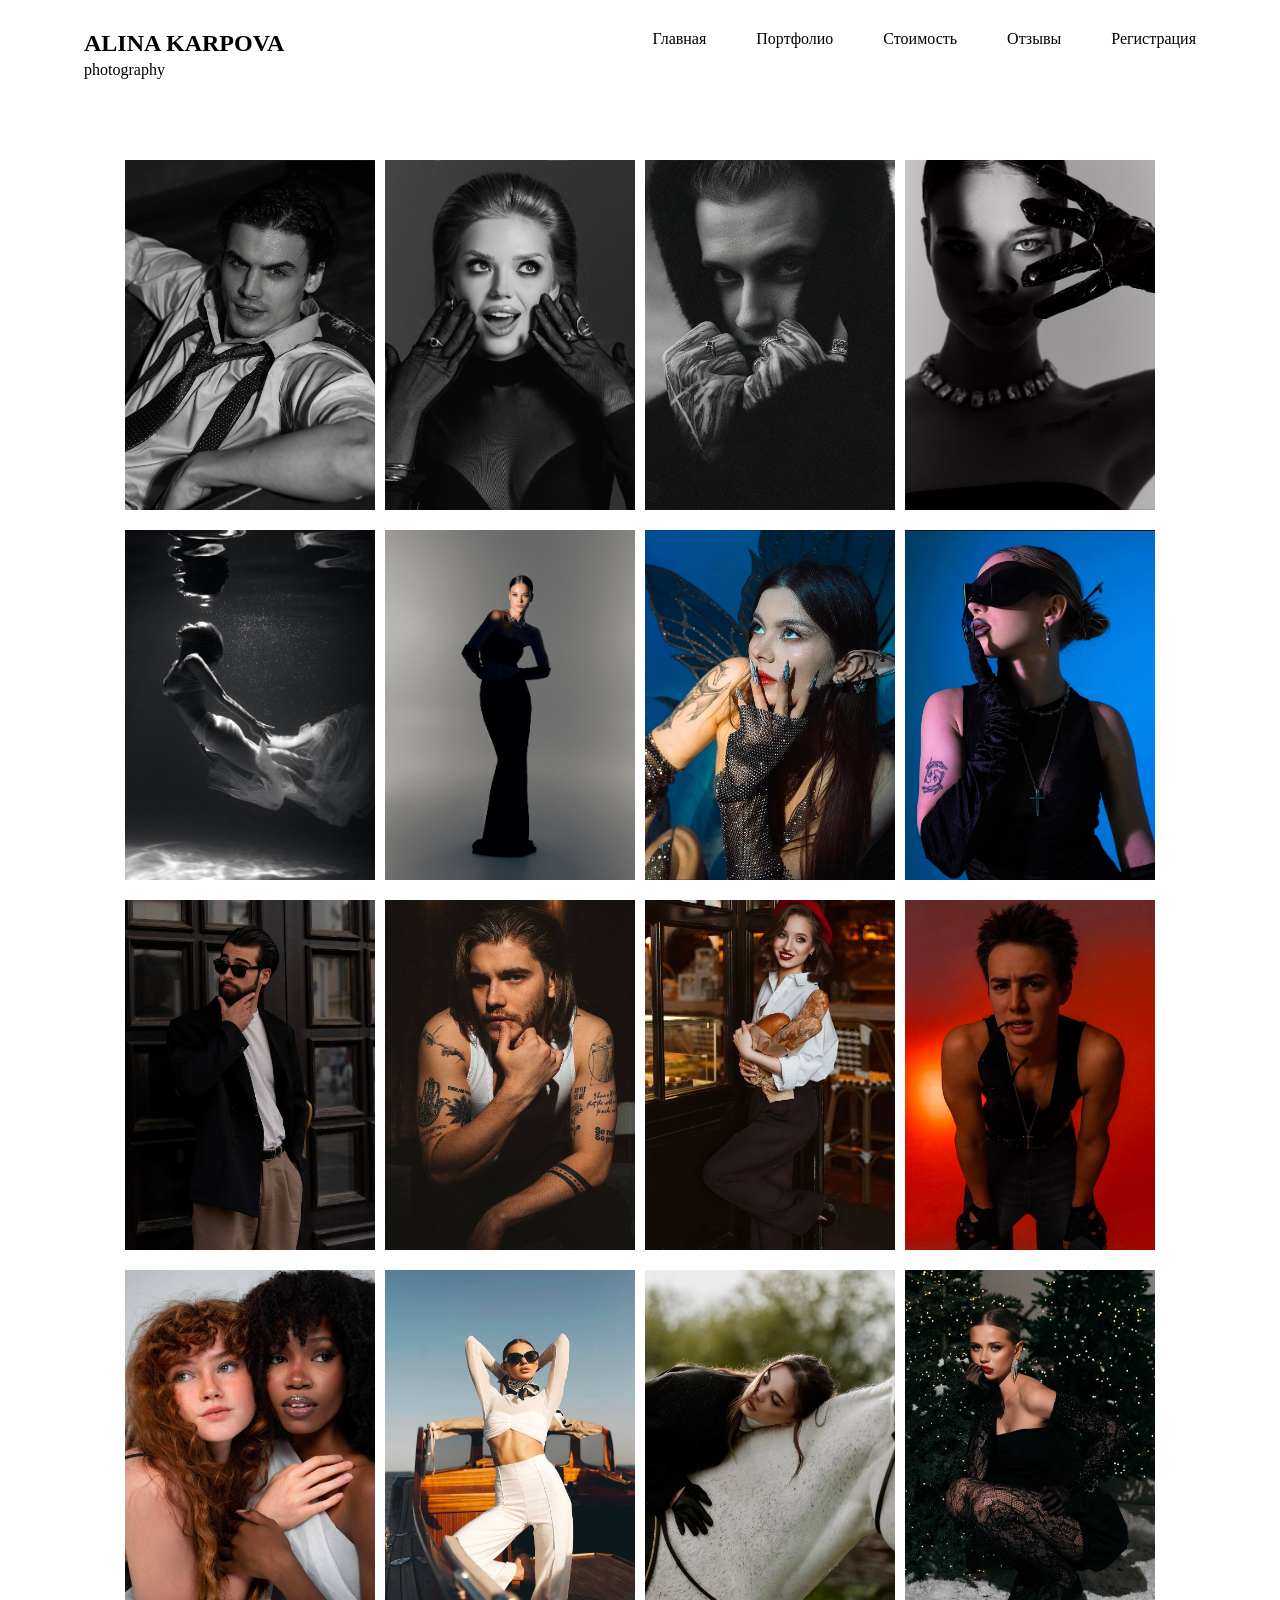
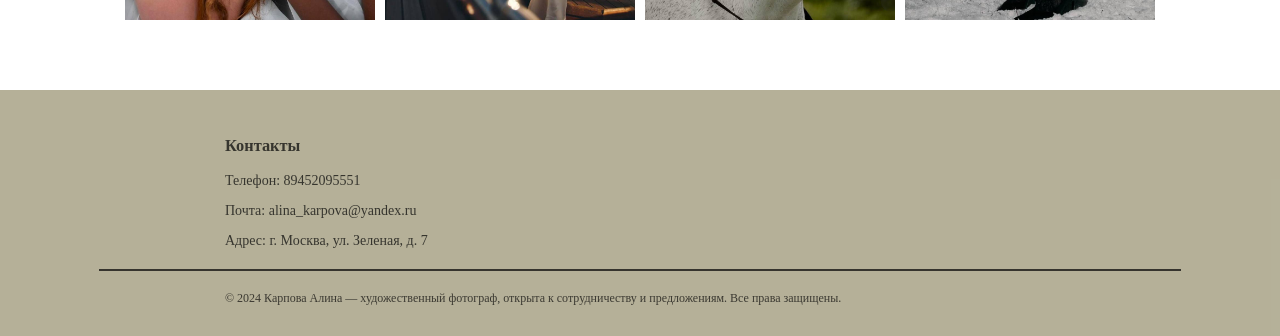
<file: website/portfolio/portfolio.html>
<!DOCTYPE html>
<html>
    <head>
        <link href="https://fonts.googleapis.com/css2?family=Roboto&display=swap" rel="stylesheet">
        <link rel="stylesheet" media="screen" href="https://fontlibrary.org//face/raleway" type="text/css"/>  
        <meta charset="utf-8">
        <meta name="viewport" content="width=device-width, initial-scale=1.0">
        <title>Фотограф - Алина Карпова</title>
        <link rel="stylesheet" type="text/css" href="../website.css">
    </head>
    <body>
        <header>
            <div class="header-left-text2">
                    <h1>ALINA KARPOVA</h1>
                    <p>photography</p>
                </div>
            <nav>
                 <ul class="main-menu2">
                    <li><a href="../website.html" class="active">Главная</a></li>
                    <li><a href="portfolio.html" class="portfolio1">Портфолио</a></li>
                    <li><a href="../price/price.html" class="price">Стоимость</a></li>
                    <li><a href="../reviews/reviews.html" class="reviews">Отзывы</a></li>
                    <li><a href="../registration/registration.html" class="registration">Регистрация</a></li>
                </ul>
                <div class="burger-menu2" aria-label="Toggle navigation">
                    <div class="burger2"></div>
                    <div class="burger2"></div>
                    <div class="burger2"></div>
                </div>
            </nav>
          </div>
        </header>

        <div class="mobile-menu2" id="mobileMenu">
          <ul class="mobile-menu2-list">
            <li><a href="../website.html" class="active">Главная</a></li>
            <li><a href="portfolio.html" class="portfolio1">Портфолио</a></li>
            <li><a href="../price/price.html" class="price">Стоимость</a></li>
            <li><a href="../reviews/reviews.html" class="reviews">Отзывы</a></li>
            <li><a href="../registration/registration.html" class="registration">Регистрация</a></li>
          </ul>
        </div>
        

        <div class="portfolio-group">
            <div class="portfolio">
                <img src="photo/photo1.png" alt="img" />
                <img src="photo/photo2.png" alt="img" />
                <img src="photo/photo3.png" alt="img" />
                <img src="photo/photo5.png" alt="img" />
            </div>
            <div class="portfolio">
                <img src="photo/photo7.png" alt="img" />
                <img src="photo/photo6.png" alt="img" />
                <img src="photo/photo17.png" alt="img" />
                <img src="photo/photo18.png" alt="img" />
            </div>
            <div class="portfolio">
                <img src="photo/photo9.png" alt="img" />
                <img src="photo/photo10.png" alt="img" />
                <img src="photo/photo11.png" alt="img" />
                <img src="photo/photo19.png" alt="img" />
            </div>
            <div class="portfolio">
                <img src="photo/photo13.png" alt="img" />
                <img src="photo/photo14.png" alt="img" />
                <img src="photo/photo15.png" alt="img" />
                <img src="photo/photo12.png" alt="img" />
            </div>
        </div>


       <footer>
                <div class="contacts">
                    <h3>Контакты</h3>
                    <p>Телефон: 89452095551</p>
                    <p>Почта: alina_karpova@yandex.ru</p>
                    <p>Адрес: г. Москва, ул. Зеленая, д. 7</p>
                </div>

            <hr class="footer-line">
            <div class="footer-text">© 2024 Карпова Алина — художественный фотограф, открыта к сотрудничеству и предложениям. Все права защищены.</div>
        </footer>

        <script>
        function toggleMenu() {
          const mobileMenu = document.getElementById('mobileMenu');
          const isOpen = mobileMenu.style.right === '0px';
          mobileMenu.style.right = isOpen ? '-300px' : '0px'; 
          }
    
        document.querySelectorAll('.burger-menu2').forEach(function(burger) {
          burger.addEventListener('click', toggleMenu);
        });

        
        document.querySelectorAll('.mobile-menu2-list a').forEach(function(link) {
          link.addEventListener('click', function() {
            document.getElementById('mobileMenu').style.right = '-300px'; 
          });
        });

      
        document.addEventListener('click', function(event) {
          const mobileMenu = document.getElementById('mobileMenu');
          const burgerMenu = document.querySelector('.burger-menu2');
          
          if (!mobileMenu.contains(event.target) && !burgerMenu.contains(event.target)) {
            mobileMenu.style.right = '-300px'; 
          }
        });
        </script>
    </body>
</html>
</file>
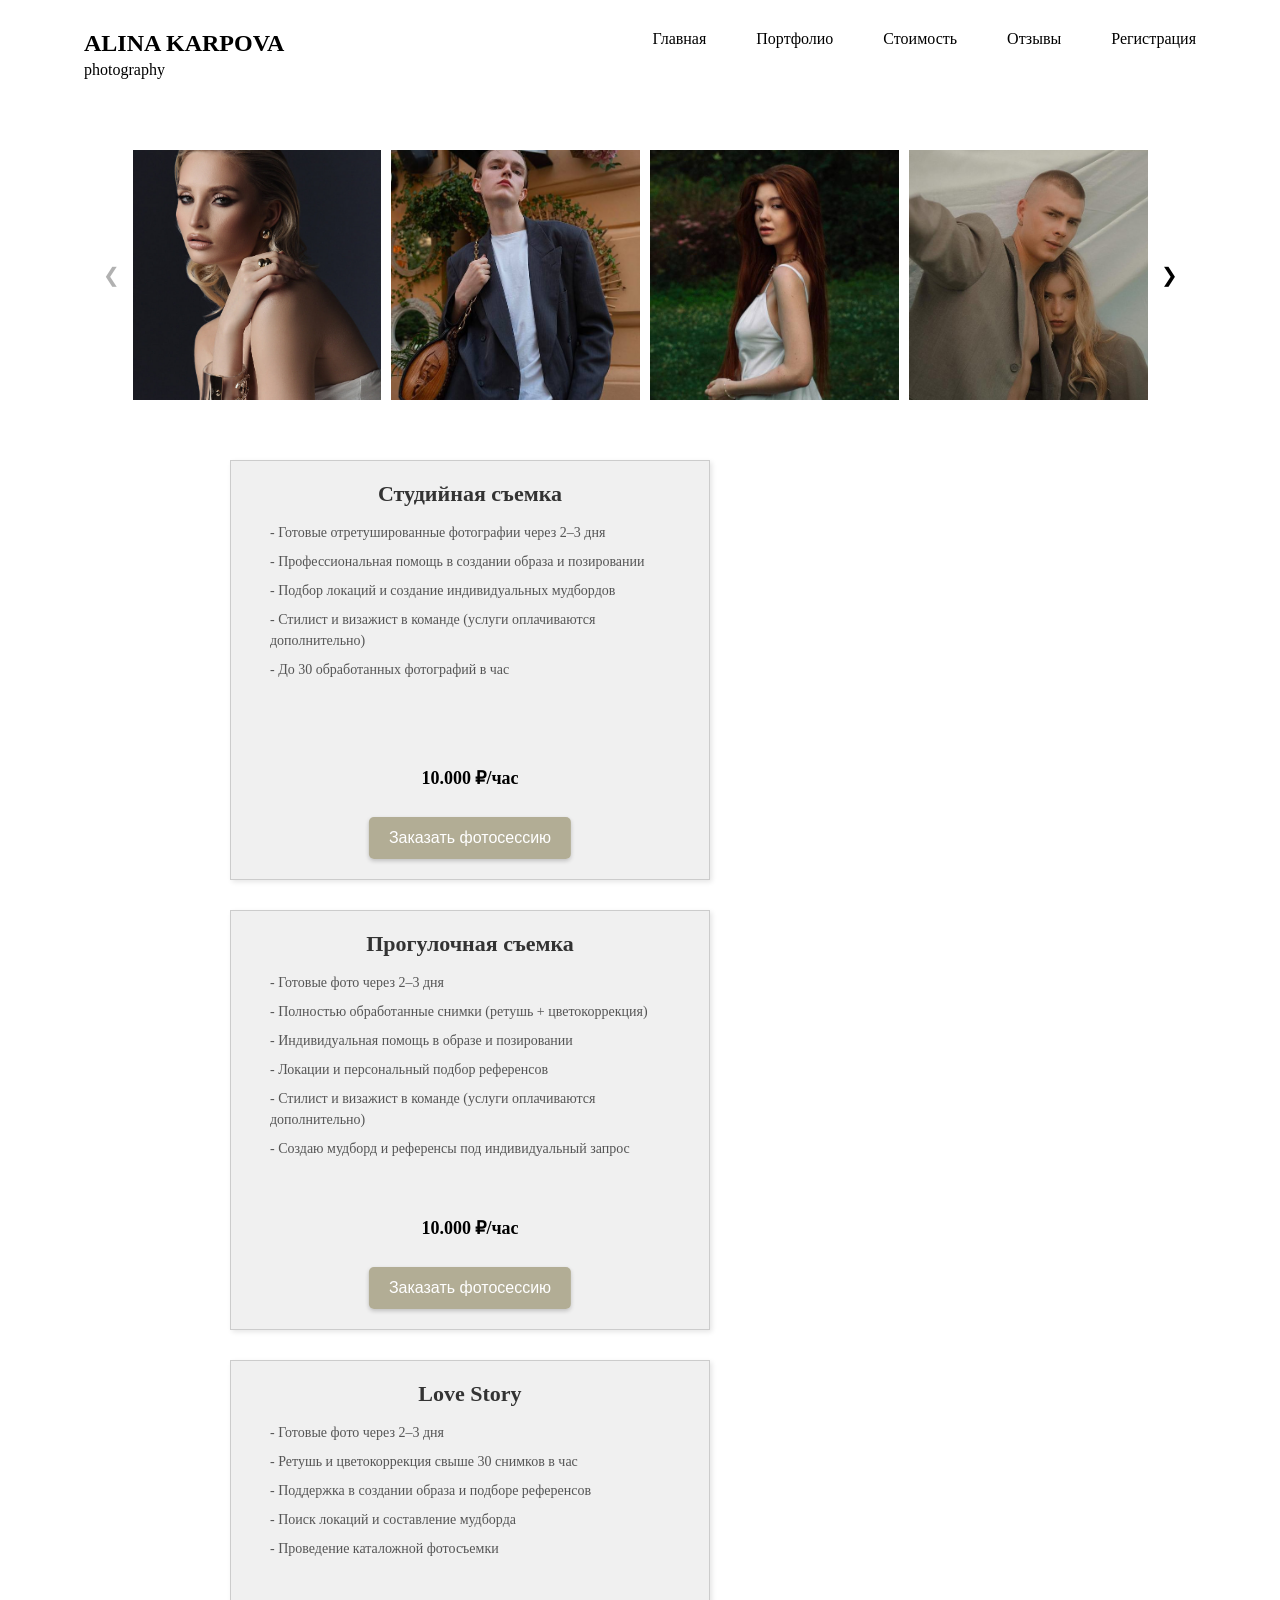
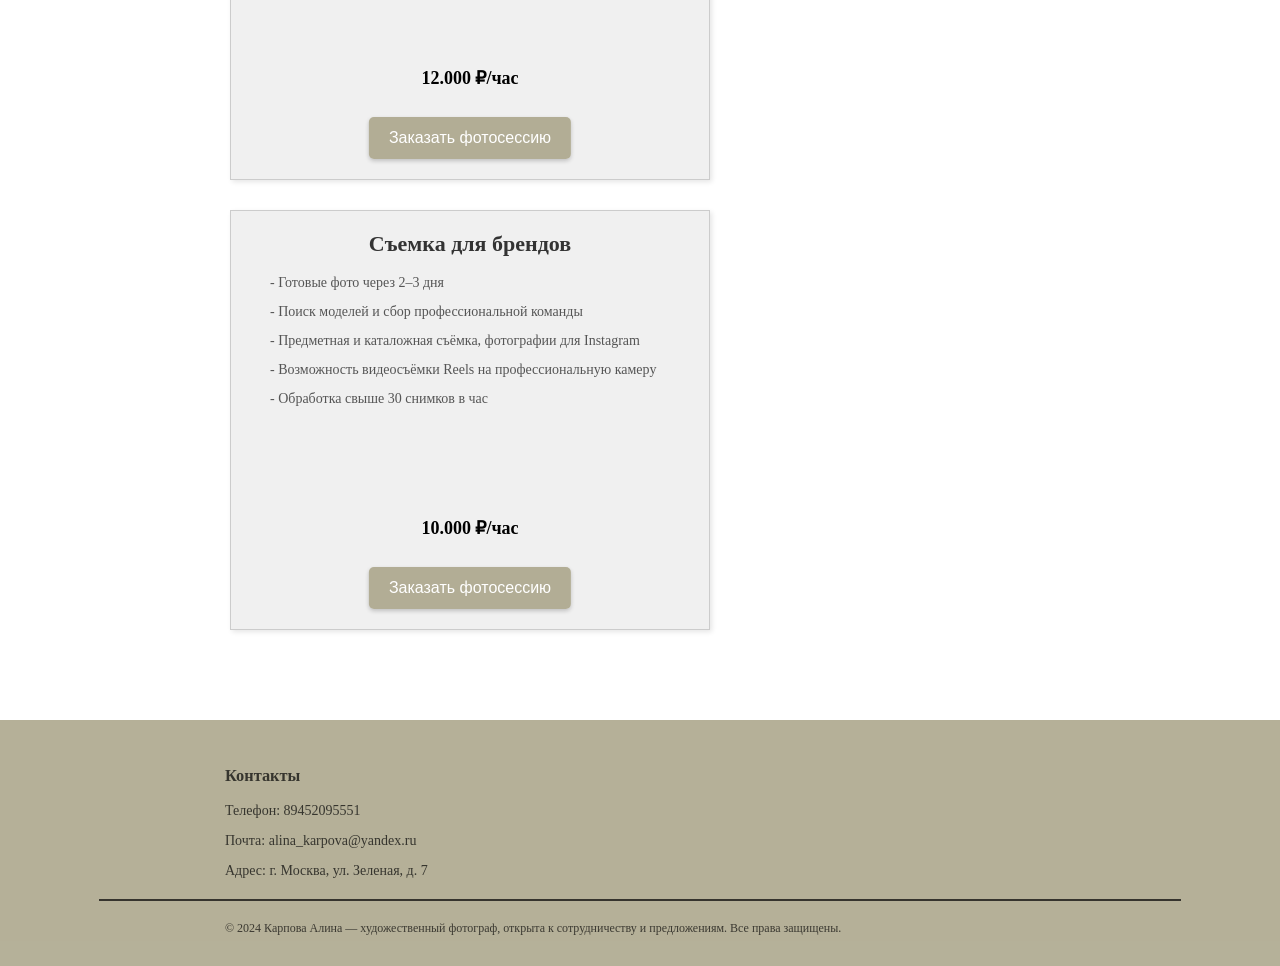
<file: website/price/price.html>
<!DOCTYPE html>
<html>
    <head>
        <link href="https://fonts.googleapis.com/css2?family=Roboto&display=swap" rel="stylesheet">
        <link rel="stylesheet" media="screen" href="https://fontlibrary.org//face/raleway" type="text/css"/>  
        <meta charset="utf-8">
        <meta name="viewport" content="width=device-width, initial-scale=1.0">
        <title>Фотограф - Алина Карпова</title>
        <link rel="stylesheet" type="text/css" href="../website.css">
    </head>
    <body>
        <header>
            <div class="header-left-text2">
                    <h1>ALINA KARPOVA</h1>
                    <p>photography</p>
                </div>
            <nav>
                <ul class="main-menu2">
                        <li><a href="../website.html" class="active">Главная</a></li>
                        <li><a href="../portfolio/portfolio.html" class="portfolio1">Портфолио</a></li>
                        <li><a href="price.html" class="price">Стоимость</a></li>
                        <li><a href="../reviews/reviews.html" class="reviews">Отзывы</a></li>
                        <li><a href="../registration/registration.html">Регистрация</a></li>
                </ul>
                <div class="burger-menu2" aria-label="Toggle navigation">
                    <div class="burger2"></div>
                    <div class="burger2"></div>
                    <div class="burger2"></div>
                </div>
            </nav>
          </div>
        </header>

        <div class="mobile-menu2" id="mobileMenu">
          <ul class="mobile-menu2-list">
            <li><a href="../website.html" class="active">Главная</a></li>
            <li><a href="../portfolio/portfolio.html" class="portfolio1">Портфолио</a></li>
            <li><a href="price.html" class="price">Стоимость</a></li>
            <li><a href="../reviews/reviews.html" class="reviews">Отзывы</a></li>
            <li><a href="../registration/registration.html" class="registration">Регистрация</a></li>
          </ul>
        </div>

        <div class="photo1-carousel1-container1">
            <button class="carousel1-button1 left1" aria-label="Scroll Left">&#10094;</button>
            <div class="photo1-carousel1" tabindex="0">
              <img src="photo/photo1.png" alt="Фото 1" />
              <img src="photo/photo2.png" alt="Фото 2" />
              <img src="photo/photo3.png" alt="Фото 3" />
              <img src="photo/photo4.png" alt="Фото 4" />
              <img src="photo/photo5.png" alt="Фото 5" />
              <img src="photo/photo6.png" alt="Фото 6" />
              <img src="photo/photo7.png" alt="Фото 7" />
              <img src="photo/photo8.png" alt="Фото 8" />
            </div>
            <button class="carousel1-button1 right1" aria-label="Scroll Right">&#10095;</button>
        </div>

         <div class="block-container">
    <div class="block">
        <div class="block-content-wrapper">
            <h2>Студийная съемка</h2>
            <p>- Готовые отретушированные фотографии через 2–3 дня</p>
            <p>- Профессиональная помощь в создании образа и позировании</p>
            <p>- Подбор локаций и создание индивидуальных мудбордов</p>
            <p>- Стилист и визажист в команде (услуги оплачиваются дополнительно)</p>
            <p>- До 30 обработанных фотографий в час</p>
            <div class="price">10.000 ₽/час</div>
        </div>
        <button class="order-button">Заказать фотосессию</button>
    </div>
    <div class="block">
        <div class="block-content-wrapper">
            <h2>Прогулочная съемка</h2>
            <p>- Готовые фото через 2–3 дня</p>
            <p>- Полностью обработанные снимки (ретушь + цветокоррекция)</p>
            <p>- Индивидуальная помощь в образе и позировании</p>
            <p>- Локации и персональный подбор референсов</p>
            <p>- Стилист и визажист в команде (услуги оплачиваются дополнительно)</p>
            <p>- Создаю мудборд и референсы под индивидуальный запрос</p>
            <div class="price">10.000 ₽/час</div>
        </div>
        <button class="order-button">Заказать фотосессию</button>
    </div>
    <div class="block">
        <div class="block-content-wrapper">
            <h2>Love Story</h2>
            <p>- Готовые фото через 2–3 дня</p>
            <p>- Ретушь и цветокоррекция свыше 30 снимков в час</p>
            <p>- Поддержка в создании образа и подборе референсов</p>
            <p>- Поиск локаций и составление мудборда</p>
            <p>- Проведение каталожной фотосъемки</p>
            <div class="price">12.000 ₽/час</div>
        </div>
        <button class="order-button">Заказать фотосессию</button>
    </div>
    <div class="block">
        <div class="block-content-wrapper">
            <h2>Съемка для брендов</h2>
            <p>- Готовые фото через 2–3 дня</p>
            <p>- Поиск моделей и сбор профессиональной команды</p>
            <p>- Предметная и каталожная съёмка, фотографии для Instagram</p>
            <p>- Возможность видеосъёмки Reels на профессиональную камеру</p>
            <p>- Обработка свыше 30 снимков в час</p>
            <div class="price">10.000 ₽/час</div>
        </div>
        <button class="order-button">Заказать фотосессию</button>
    </div>
</div>
        <footer>
                <div class="contacts">
                    <h3>Контакты</h3>
                    <p>Телефон: 89452095551</p>
                    <p>Почта: alina_karpova@yandex.ru</p>
                    <p>Адрес: г. Москва, ул. Зеленая, д. 7</p>
                </div>

            <hr class="footer-line">
            <div class="footer-text">© 2024 Карпова Алина — художественный фотограф, открыта к сотрудничеству и предложениям. Все права защищены.</div>
        </footer>

        <script>
        function toggleMenu() {
          const mobileMenu = document.getElementById('mobileMenu');
          const isOpen = mobileMenu.style.right === '0px';
          mobileMenu.style.right = isOpen ? '-300px' : '0px'; 
          }
      
        document.querySelectorAll('.burger-menu2').forEach(function(burger) {
          burger.addEventListener('click', toggleMenu);
        });

        document.querySelectorAll('.mobile-menu2-list a').forEach(function(link) {
          link.addEventListener('click', function() {
            document.getElementById('mobileMenu').style.right = '-300px'; 
          });
        });

  
        document.addEventListener('click', function(event) {
          const mobileMenu = document.getElementById('mobileMenu');
          const burgerMenu = document.querySelector('.burger-menu2');
          
          if (!mobileMenu.contains(event.target) && !burgerMenu.contains(event.target)) {
            mobileMenu.style.right = '-300px'; 
          }
        });
        </script>

          <script>
            (() => {
              const carousel1 = document.querySelector('.photo1-carousel1');
              const btnLeft = document.querySelector('.carousel1-button1.left1');
              const btnRight = document.querySelector('.carousel1-button1.right1');
          
              const scrollAmount = carousel1.querySelector('img').offsetWidth + 10;
          
              btnLeft.addEventListener('click', () => {
                carousel1.scrollBy({ left: -scrollAmount, behavior: 'smooth' });
              });
          
              btnRight.addEventListener('click', () => {
                carousel1.scrollBy({ left: scrollAmount, behavior: 'smooth' });
              });
          
              function updateButtons() {
                btnLeft.disabled = carousel1.scrollLeft <= 0;
                btnRight.disabled = carousel1.scrollLeft + carousel1.clientWidth >= carousel1.scrollWidth - 1;
              }
          
              carousel1.addEventListener('scroll', updateButtons);
              window.addEventListener('resize', updateButtons);
              updateButtons();
            })();
          </script>

          <script>
            const orderButtons = document.querySelectorAll('.order-button');

            orderButtons.forEach(button => {
                button.addEventListener('click', () => {
                    window.location.href = '../registration/registration.html';
                });
            });
        </script>
        </body>
</html>
</file>
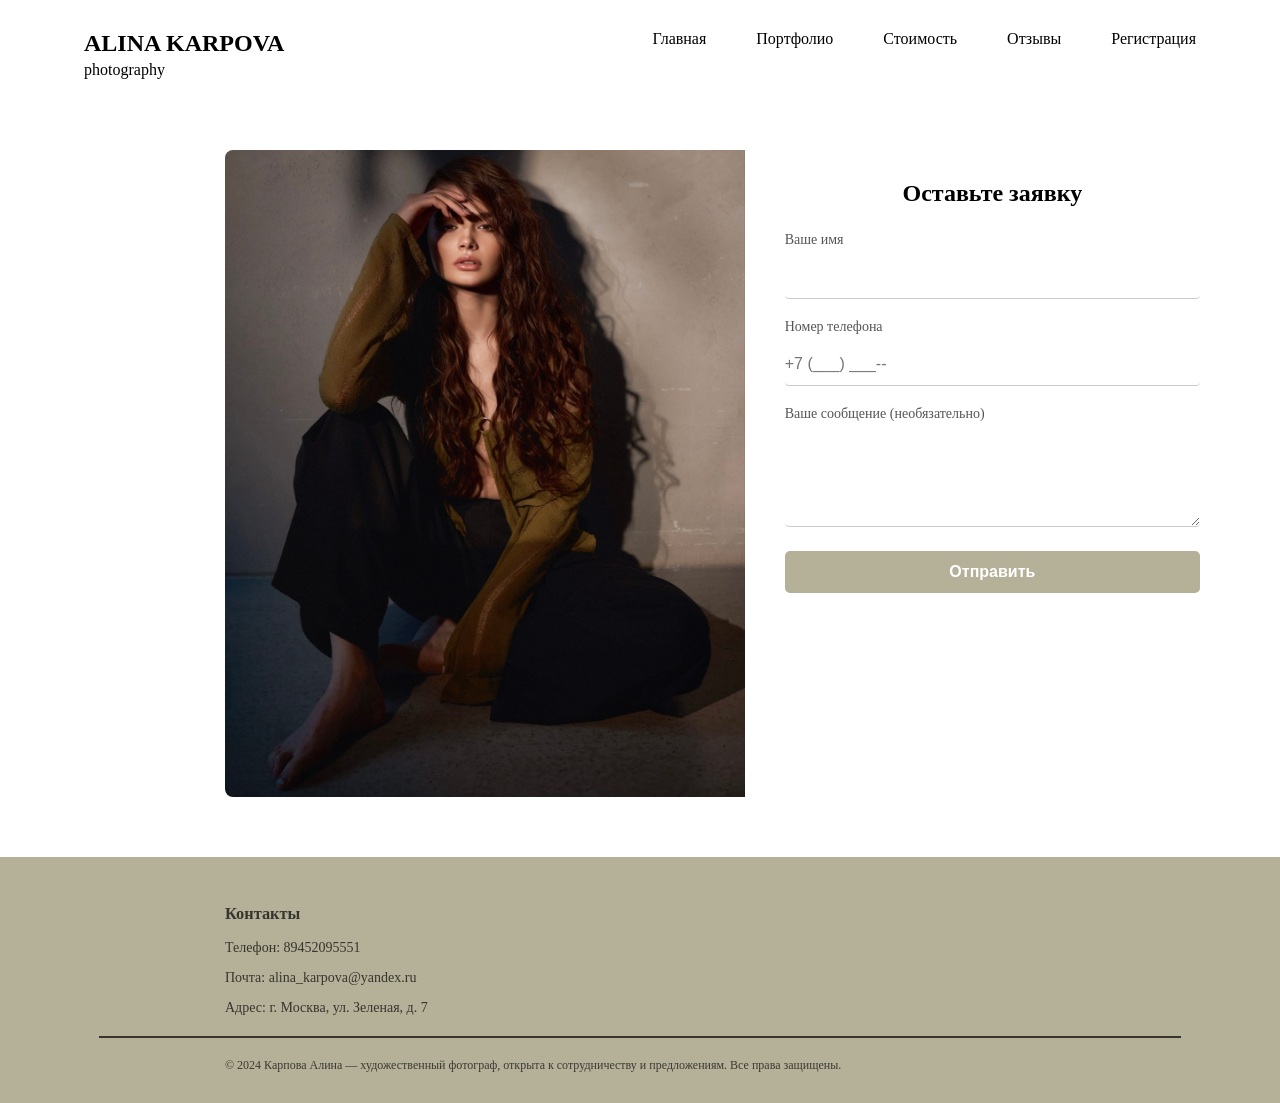
<file: website/registration/registration.html>
<!DOCTYPE html>
<html>
    <head>
        <link href="https://fonts.googleapis.com/css2?family=Roboto&display=swap" rel="stylesheet">
        <link rel="stylesheet" media="screen" href="https://fontlibrary.org//face/raleway" type="text/css"/>  
        <meta charset="utf-8">
        <meta name="viewport" content="width=device-width, initial-scale=1.0">
        <title>Фотограф - Алина Карпова</title>
        <link rel="stylesheet" type="text/css" href="../website.css">
    </head>
    <body>
        <header>
            <div class="header-left-text2">
                    <h1>ALINA KARPOVA</h1>
                    <p>photography</p>
                </div>
            <nav>
                <ul class="main-menu2">
                        <li><a href="../website.html" class="active">Главная</a></li>
                        <li><a href="../portfolio/portfolio.html" class="portfolio1">Портфолио</a></li>
                        <li><a href="../price/price.html" class="price">Стоимость</a></li>
                        <li><a href="../reviews/reviews.html" class="reviews">Отзывы</a></li>
                        <li><a href="registration.html" class="registration">Регистрация</a></li>
                </ul>
                <div class="burger-menu2" aria-label="Toggle navigation">
                    <div class="burger2"></div>
                    <div class="burger2"></div>
                    <div class="burger2"></div>
                </div>
            </nav>
          </div>
        </header>

        <div class="mobile-menu2" id="mobileMenu">
          <ul class="mobile-menu2-list">
            <li><a href="../website.html" class="active">Главная</a></li>
            <li><a href="../portfolio/portfolio.html" class="portfolio1">Портфолио</a></li>
            <li><a href="../price/price.html" class="price">Стоимость</a></li>
            <li><a href="../reviews/reviews.html" class="reviews">Отзывы</a></li>
            <li><a href="registration.html" class="registration">Регистрация</a></li>
          </ul>
        </div>


        <div class="registration-container">
        <div class="photo-section">
            <img src="photo/02.PNG" alt="Фото 1">
        </div>
        <div class="form-section">
            <h2>Оставьте заявку</h2>
            <form id="registrationForm" action="#" method="POST"> 
                <div class="form-group">
                    <label for="name">Ваше имя</label>
                    <input type="text" id="name" name="user_name" required>
                </div>
                <div class="form-group">
                    <label for="phone">Номер телефона</label>
                    <input type="tel" id="phone" name="user_phone" required placeholder="+7 (___) ___--">
                </div>
                <div class="form-group">
                    <label for="message">Ваше сообщение (необязательно)</label>
                    <textarea id="message" name="user_message" rows="4"></textarea>
                </div>
                <button type="submit" class="submit-button">Отправить</button>
            </form>
        </div>
    </div>

    <div class="modall" id="successModal">
        <div class="modall-content">
            <button class="closee-button" id="closeeModal">&times;</button>
            <div class="icon-container">
                <div class="check-icon">&#10003;</div> 
            </div>
            <p>Ваша заявка отправлена!</p>
        </div>
    </div>


       <footer>
                <div class="contacts">
                    <h3>Контакты</h3>
                    <p>Телефон: 89452095551</p>
                    <p>Почта: alina_karpova@yandex.ru</p>
                    <p>Адрес: г. Москва, ул. Зеленая, д. 7</p>
                </div>

            <hr class="footer-line">
            <div class="footer-text">© 2024 Карпова Алина — художественный фотограф, открыта к сотрудничеству и предложениям. Все права защищены.</div>
        </footer>

        <script>
 
        function toggleMenu() {
          const mobileMenu = document.getElementById('mobileMenu');
          const isOpen = mobileMenu.style.right === '0px';
          mobileMenu.style.right = isOpen ? '-300px' : '0px'; 
          }
         
        document.querySelectorAll('.burger-menu2').forEach(function(burger) {
          burger.addEventListener('click', toggleMenu);
        });

         
        document.querySelectorAll('.mobile-menu2-list a').forEach(function(link) {
          link.addEventListener('click', function() {
            document.getElementById('mobileMenu').style.right = '-300px'; 
          });
        });

         
        document.addEventListener('click', function(event) {
          const mobileMenu = document.getElementById('mobileMenu');
          const burgerMenu = document.querySelector('.burger-menu2');
          
          if (!mobileMenu.contains(event.target) && !burgerMenu.contains(event.target)) {
            mobileMenu.style.right = '-300px'; 
          }
        });
        </script>

        <script>
   
    const modall = document.getElementById('successModal');
    const closeModalButton = document.getElementById('closeeModal');
    const form = document.getElementById('registrationForm');


    form.addEventListener('submit', function(event) {
        event.preventDefault(); 
        modall.style.display = 'flex'; 
    });

    
    closeModalButton.addEventListener('click', function() {
        modall.style.display = 'none'; 
    });

  
    window.addEventListener('click', function(event) {
        if (event.target === modall) { 
            modall.style.display = 'none'; 
        }
    });
</script>
        </body>
</html>
</file>
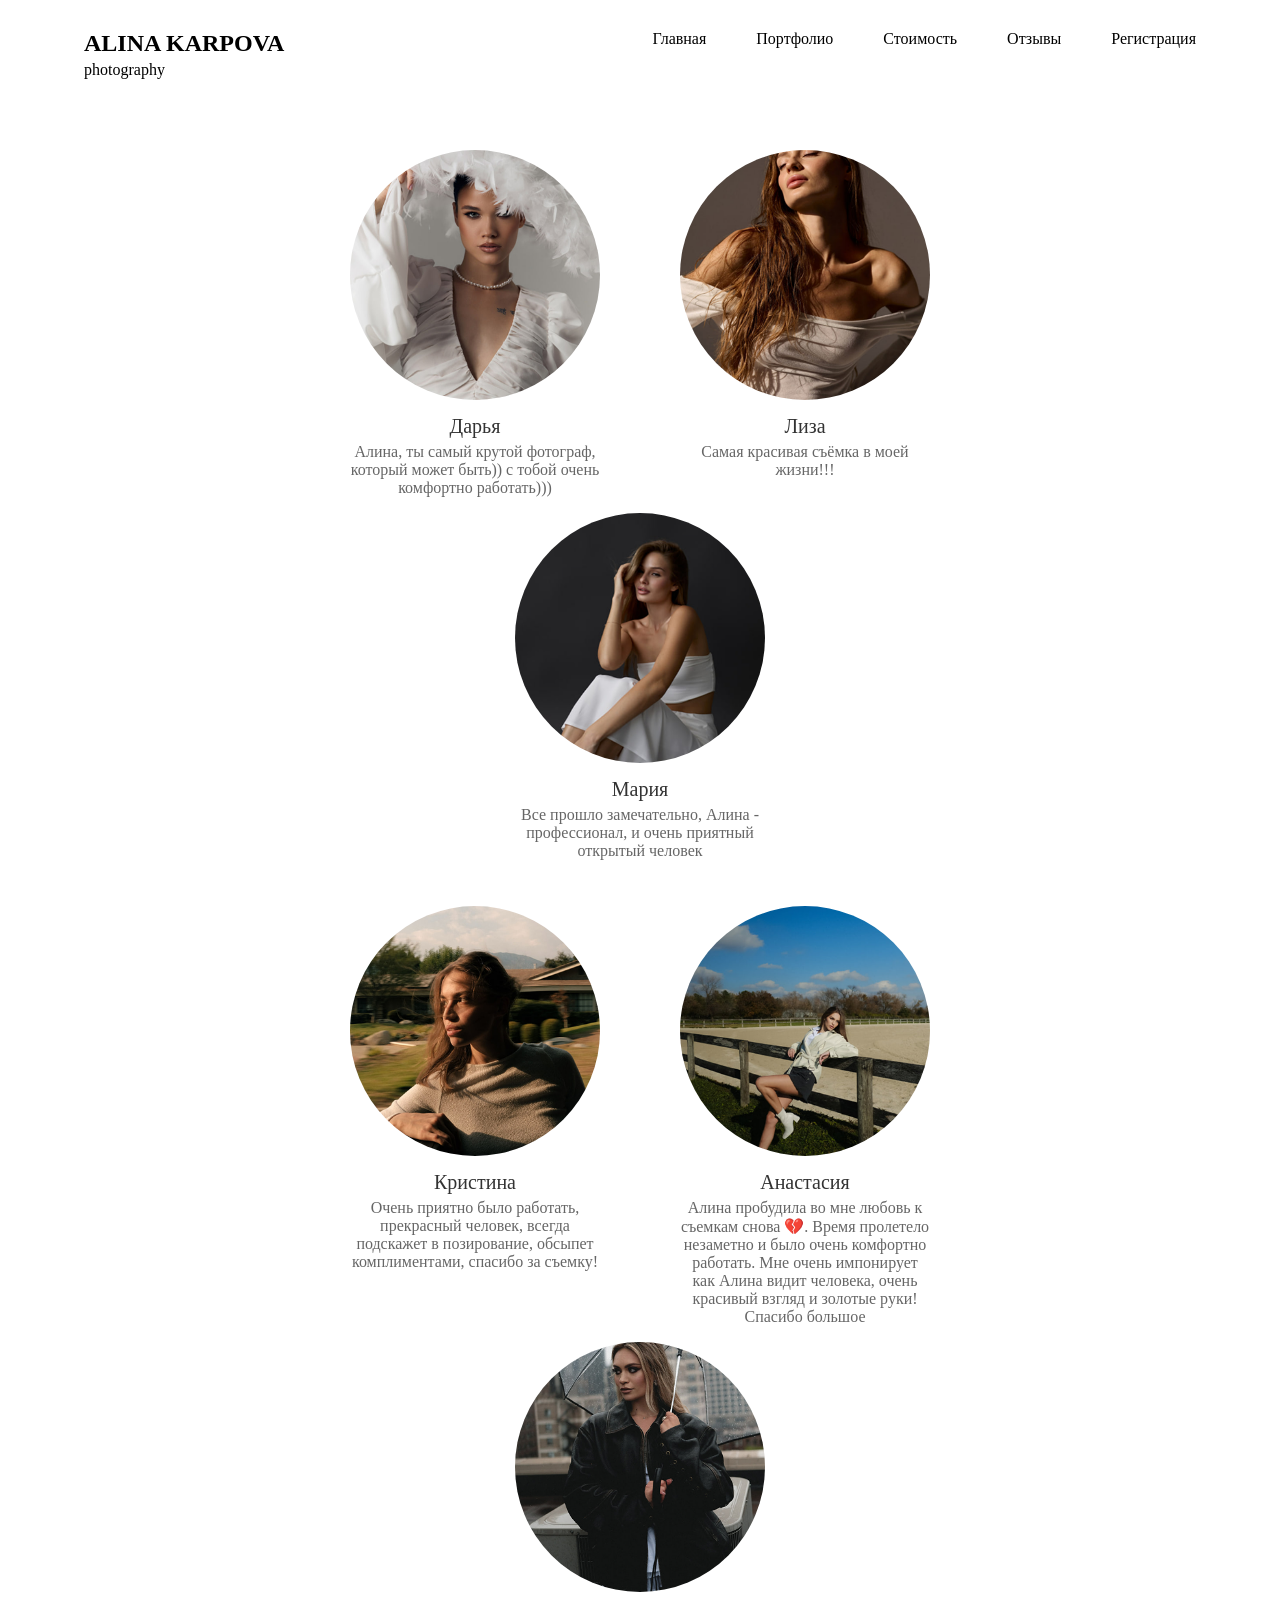
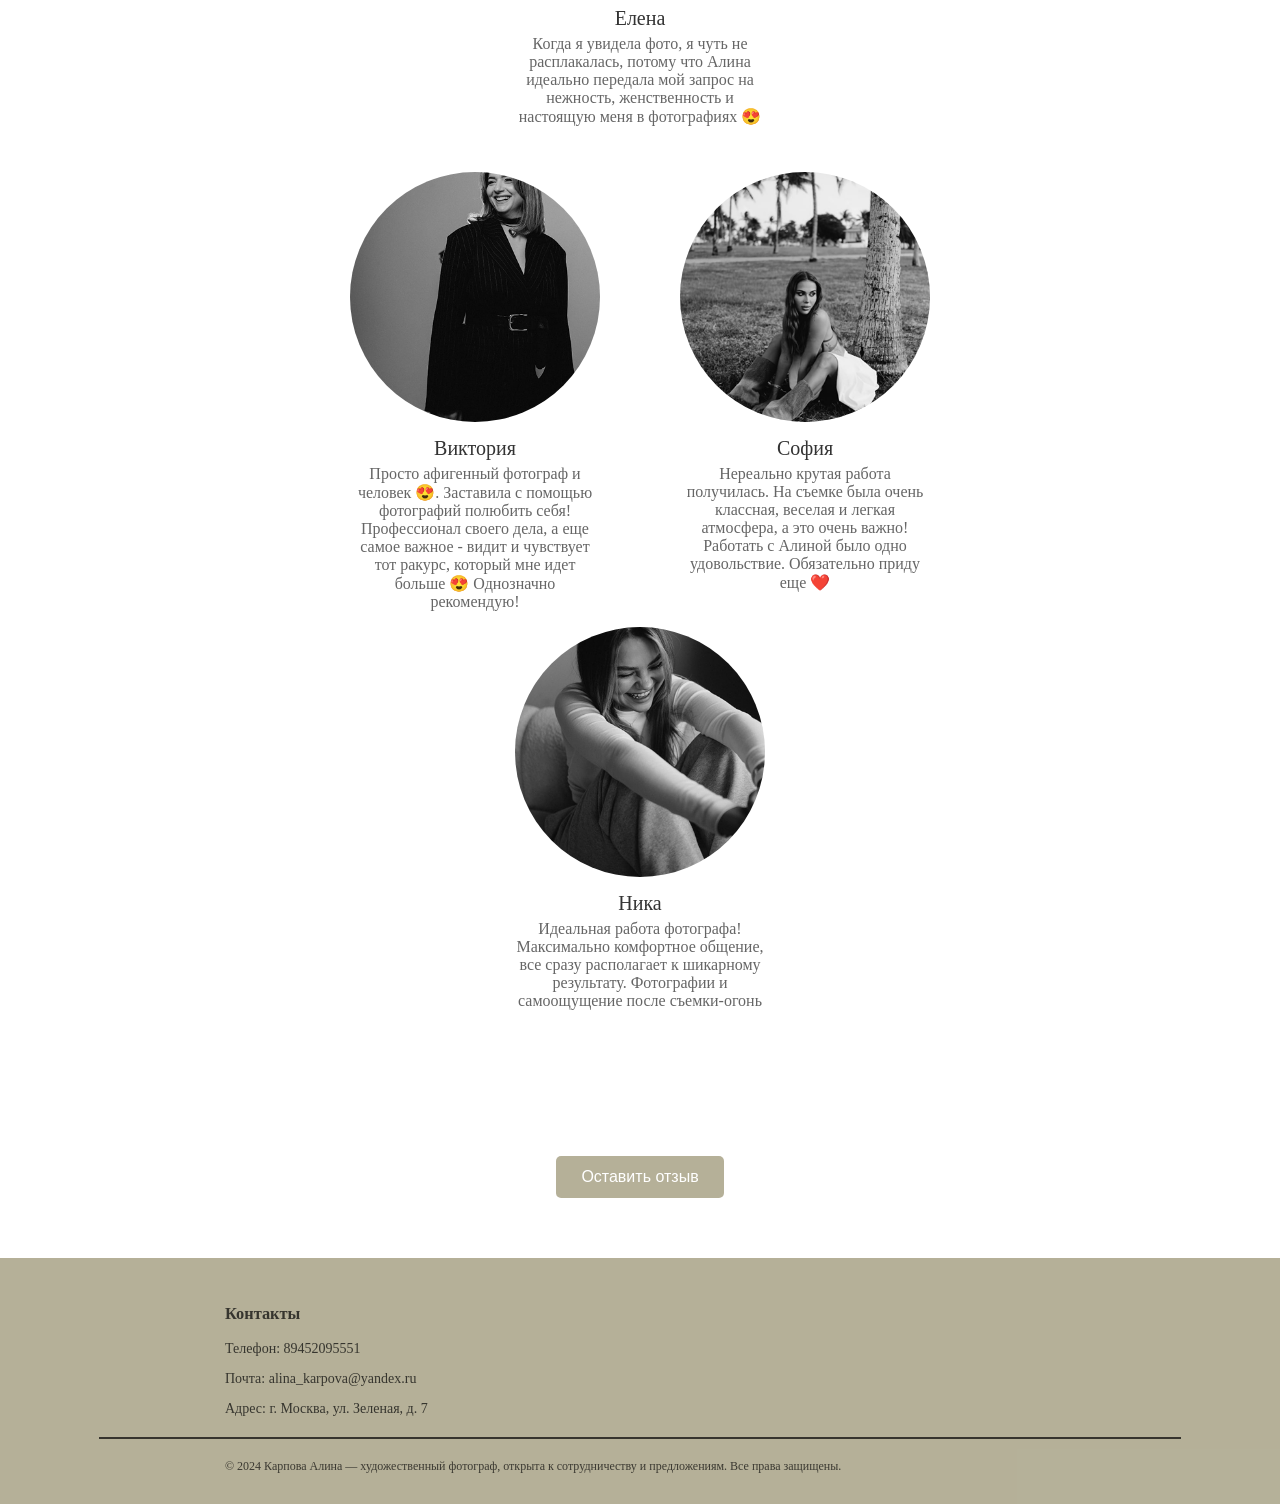
<file: website/reviews/reviews.html>
<!DOCTYPE html>
<html>
    <head>
        <link href="https://fonts.googleapis.com/css2?family=Roboto&display=swap" rel="stylesheet">
        <link rel="stylesheet" media="screen" href="https://fontlibrary.org//face/raleway" type="text/css"/>  
        <meta charset="utf-8">
        <meta name="viewport" content="width=device-width, initial-scale=1.0">
        <title>Фотограф - Алина Карпова</title>
        <link rel="stylesheet" type="text/css" href="../website.css">
    </head>
    <body>
        <header>
            <div class="header-left-text2">
                    <h1>ALINA KARPOVA</h1>
                    <p>photography</p>
                </div>
            <nav>
                 <ul class="main-menu2">
                        <li><a href="../website.html" class="active">Главная</a></li>
                        <li><a href="../portfolio/portfolio.html" class="portfolio1">Портфолио</a></li>
                        <li><a href="../price/price.html" class="price">Стоимость</a></li>
                        <li><a href="reviews.html" class="reviews">Отзывы</a></li>
                        <li><a href="../registration/registration.html" class="registration">Регистрация</a></li>
                </ul>
                <div class="burger-menu2" aria-label="Toggle navigation">
                    <div class="burger2"></div>
                    <div class="burger2"></div>
                    <div class="burger2"></div>
                </div>
            </nav>
          </div>
        </header>

        <div class="mobile-menu2" id="mobileMenu">
          <ul class="mobile-menu2-list">
            <li><a href="../website.html" class="active">Главная</a></li>
            <li><a href="../portfolio/portfolio.html" class="portfolio1">Портфолио</a></li>
            <li><a href="../price/price.html" class="price">Стоимость</a></li>
            <li><a href="reviews.html" class="reviews">Отзывы</a></li>
            <li><a href="../registration/registration.html" class="registration">Регистрация</a></li>
          </ul>
        </div>

                    <div class="photo-gallery">
            <div class="photo-row">
                <div class="photo-container">
                    <img src="photo/photo1.png" alt="Фото 1" />
                    <p class="main-description">Дарья</p>
                    <p class="sub-description">Алина, ты самый крутой фотограф, который может быть)) с тобой очень комфортно работать)))</p>
                </div>
                <div class="photo-container">
                    <img src="photo/photo2.png" alt="Фото 2" />
                    <p class="main-description">Лиза</p>
                    <p class="sub-description">Самая красивая съёмка в моей жизни!!!</p>
                </div>
                <div class="photo-container">
                    <img src="photo/photo3.png" alt="Фото 3" />
                    <p class="main-description">Мария</p>
                    <p class="sub-description">Все прошло замечательно, Алина - профессионал, и очень приятный открытый человек</p>
                </div>
            </div>
            <div class="photo-row">
                <div class="photo-container">
                    <img src="photo/photo4.png" alt="Фото 4" />
                    <p class="main-description">Кристина</p>
                    <p class="sub-description">Очень приятно было работать, прекрасный человек, всегда подскажет в позирование, обсыпет комплиментами, спасибо за съемку!</p>
                </div>
                <div class="photo-container">
                    <img src="photo/photo5.png" alt="Фото 5" />
                    <p class="main-description">Анастасия</p>
                    <p class="sub-description">Алина пробудила во мне любовь к съемкам снова 💔. Время пролетело незаметно и было очень комфортно работать. Мне очень импонирует как Алина видит человека, очень красивый взгляд и золотые руки! Спасибо большое</p>
                </div>
                <div class="photo-container">
                    <img src="photo/photo6.png" alt="Фото 6" />
                    <p class="main-description">Елена</p>
                    <p class="sub-description">Когда я увидела фото, я чуть не расплакалась, потому что Алина идеально передала мой запрос на нежность, женственность и настоящую меня в фотографиях 😍</p>
                </div>
            </div>
            <div class="photo-row">
                <div class="photo-container">
                    <img src="photo/photo7.png" alt="Фото 7" />
                    <p class="main-description">Виктория</p>
                    <p class="sub-description">Просто афигенный фотограф и человек 😍. Заставила с помощью фотографий полюбить себя! Профессионал своего дела, а еще самое важное - видит и чувствует тот ракурс, который мне идет больше 😍 Однозначно рекомендую!</p>
                </div>
                <div class="photo-container">
                    <img src="photo/photo8.png" alt="Фото 8" />
                    <p class="main-description">София</p><p class="sub-description">Нереально крутая работа получилась. На съемке была очень классная, веселая и легкая атмосфера, а это очень важно! Работать с Алиной было одно удовольствие. Обязательно приду еще ❤️</p>
                </div>
                <div class="photo-container">
                    <img src="photo/photo9.png" alt="Фото 9" />
                    <p class="main-description">Ника</p>
                    <p class="sub-description">Идеальная работа фотографа! Максимально комфортное общение, все сразу располагает к шикарному результату. Фотографии и самоощущение после съемки-огонь</p>
                </div>
            </div>
        </div>
        <div class="feedback-button-container">
            <button class="feedback-button">Оставить отзыв</button>
        </div>
        <div class="modal" id="feedbackModal">
    <div class="modal-header">
        <h2>Ваш отзыв</h2>
        <span class="close-button" id="closeModal">&times;</span>
    </div>
    <div class="modal-content">
        <div class="form-group">
            <label for="name">Ваше имя:</label>
            <input type="text" id="name" required>
        </div>
        <div class="form-group">
            <label for="socialLink">Ссылка на соцсеть (необязательно):</label>
            <input type="text" id="socialLink">
        </div>
        <div class="form-group">
            <label for="review">Ваш отзыв:</label>
            <textarea id="review" rows="4" required></textarea>
        </div>
        <div class="form-group">
            <label for="photo">Выбрать фото:</label>
            <input type="file" id="photo" required>
        </div>
        
        <button class="submit" id="submitReview">Отправить</button>
    </div>
</div>

<script>
         
        function toggleMenu() {
          const mobileMenu = document.getElementById('mobileMenu');
          const isOpen = mobileMenu.style.right === '0px';
          mobileMenu.style.right = isOpen ? '-300px' : '0px'; 
          }
          
        document.querySelectorAll('.burger-menu2').forEach(function(burger) {
          burger.addEventListener('click', toggleMenu);
        });

    
        document.querySelectorAll('.mobile-menu2-list a').forEach(function(link) {
          link.addEventListener('click', function() {
            document.getElementById('mobileMenu').style.right = '-300px';
          });
        });

       
        document.addEventListener('click', function(event) {
          const mobileMenu = document.getElementById('mobileMenu');
          const burgerMenu = document.querySelector('.burger-menu2');
          
          if (!mobileMenu.contains(event.target) && !burgerMenu.contains(event.target)) {
            mobileMenu.style.right = '-300px'; 
          }
        });
        </script>

<script>
    const feedbackButton = document.querySelector('.feedback-button');
    const modal = document.getElementById('feedbackModal');
    const closeModal = document.getElementById('closeModal');

    feedbackButton.addEventListener('click', () => {
        modal.style.display = 'block';
    });

    closeModal.addEventListener('click', () => {
        modal.style.display = 'none';
    });

    window.addEventListener('click', (event) => {
        if (event.target === modal) {
            modal.style.display = 'none';
        }
    });

    document.getElementById('submitReview').addEventListener('click', () => {
        const name = document.getElementById('name').value;
        const socialLink = document.getElementById('socialLink').value;
        const review = document.getElementById('review').value;

        modal.style.display = 'none';

        document.getElementById('name').value = '';
        document.getElementById('socialLink').value = '';
        document.getElementById('review').value = '';
    });
</script>
<script>
    document.getElementById('submitReview').addEventListener('click', function(event) {
        var name = document.getElementById('name').value.trim();
        var review = document.getElementById('review').value.trim();
        var photo = document.getElementById('photo').value.trim();
        if (name === '' || review === '' || photo === '') {
            alert('Пожалуйста, заполните все обязательные поля!');
            event.preventDefault();
        }
    });
</script>
        <footer>
                <div class="contacts">
                    <h3>Контакты</h3>
                    <p>Телефон: 89452095551</p>
                    <p>Почта: alina_karpova@yandex.ru</p>
                    <p>Адрес: г. Москва, ул. Зеленая, д. 7</p>
                </div>

            <hr class="footer-line">
            <div class="footer-text">© 2024 Карпова Алина — художественный фотограф, открыта к сотрудничеству и предложениям. Все права защищены.</div>
        </footer>

        
        </body>
</html>
</file>
<file: website/website.css>
body { 
    font-family: 'RalewayRegular';
    margin: 0 0 0 0;
}
@font-face {  
    font-family: 'Roboto';  
    src: url('/fonts/roboto-bold.woff2') format('woff2');  
    font-weight: bold;  
    font-style: normal;  
} 

.header-image {
    background-image: url('image/12.jpg');
    background-size: cover;
    background-position: center;
    height: 750px;
    position: relative;
    overflow: hidden;
}

.header-left-text {
    position: absolute;
    top: 30px;
    left: 84px;
    color: rgb(255, 255, 255);
    z-index: 2;
}
.header-left-text2{
    position: absolute;
    top: 30px;
    left: 84px;
    color: rgb(0, 0, 0);
    z-index: 2;
}

.header-left-text h1 {
    margin: 0;
    font-size: 24px;
    font-weight: bold;
}
.header-left-text2 h1 {
    margin: 0;
    font-size: 24px;
    font-weight: bold;
}
.header-left-text p {
    margin: 4px 0 0 0;
    font-size: 12pt;
}
.header-left-text2 p {
    margin: 4px 0 0 0;
    font-size: 12pt;
}

.header-image::before {
    content: "";
    position: absolute;
    top: 0; 
    left: 0; 
    width: 100%; 
    height: 100%;
    background-color: rgba(0, 0, 0, 0.3);
    z-index: 1;
}

nav {
    position: absolute;
    top: 30px;
    right: 84px;
    text-align: center;
    z-index: 2;
    width: auto;
}

.main-menu {
    list-style: none;
    padding: 0;
    margin: 0;
    display: inline-flex;
    gap: 50px;
    align-items: center;

}
.main-menu2 {
    list-style: none;
    padding: 0;
    margin: 0;
    display: inline-flex;
    gap: 50px;
    align-items: center;

}
.main-menu2 a {
    text-decoration: none;
    color: rgb(0, 0, 0);
    font-size: 16px;
    padding: 10px 0;
}

.main-menu2 a:hover{
text-decoration: underline;
color: #C6BF9B;
}
.main-menu a {
    text-decoration: none;
    color: rgb(255, 255, 255);
    font-size: 16px;
    padding: 10px 0;
}

.main-menu a:hover {
text-decoration: underline;
color: #C6BF9B;
}

/*описание*/
.about-me-section {
    display: flex;
    justify-content: center;
    align-items: center;
    margin: 80px 0;
}

.about-left-block {
    display: flex;
    flex-direction: row;
    align-items: center;
}

.about-photo {
    width: 450px;
    height: 500px;
    object-fit: cover;
    display: block;
    margin-right: 20px;
}

.about-text {
    max-width: 550px; 
}

.about-text h2 {
    margin: 0 0 30px 0;
    font-size: 28px;
    font-weight: bold;
}

.about-text p {
    margin: 0;
    font-size: 16px;
    line-height: 16pt;
}

.about-text p + p {
    margin-top: 15px;
}

.before-me-section {
    display: flex;
    justify-content: center;
    align-items: center;
    margin: 80px 0;
}

.before-left-block {
    display: flex;
    flex-direction: row;
    align-items: center;
}

.before-photo {
    width: 500px;
    height: 200px;
    object-fit: cover;
    display: block;
    margin: 0 0 0 20px;
}

.before-text {
    max-width: 550px; 
}

.before-text h2 {
    margin: 0 0 30px 0;
    font-size: 28px;
    font-weight: bold;
}

.before-text p {
    margin: 0;
    font-size: 16px;
    line-height: 16pt;
}

.before-text p + p {
    margin-top: 15px;
}

.why-me-text .number {
  font-size: 16pt;  
  margin-right: 15px; 
}



 /* Новый класс для карусели */
 .photo-carousel-container {
    max-width: 1015px;
    margin: 40px auto 60px auto;
    position: relative;
  }
  
  
  .photo-carousel {
    display: flex;
    overflow: hidden;
    scroll-behavior: smooth;
    gap: 10px;
  }
 
  .photo-carousel img {
    flex: 0 0 calc((100% - 20px) / 3);
    width: 100%;
    height: 400px;
    object-fit: cover;
    
  }
  
  .carousel-button {
    position: absolute;
    top: 50%;
    transform: translateY(-50%);
    background-color: white;
    border: none;
    padding: 10px;
    cursor: pointer;
    border-radius: 10%;
    font-size: 25px;
    color: black;
    z-index: 10;
    user-select: none;
  }
  .carousel-button:disabled {
    opacity: 0.3;
    cursor: default;
  }
  .carousel-button.left {
    left: -40px;
  }
  .carousel-button.right {
    right: -40px;
  }

  /* Новый класс для карусели страницы стоимости*/
 .photo1-carousel1-container1 {
    max-width: 1015px;
    margin: 40px auto 60px auto;
    position: relative;
  }
  
  
  .photo1-carousel1 {
    display: flex;
    overflow: hidden;
    scroll-behavior: smooth;
    gap: 10px;
  }
 
  .photo1-carousel1 img {
    flex: 0 0 calc((100% - 20px) / 4);
    width: 100%;
    height: 250px;
    object-fit: cover;
    
  }
  
   .carousel1-button1 {
        position: absolute;
        top: 50%;
        transform: translateY(-50%);
        background-color: white;
        border: none;
        padding: 10px;
        cursor: pointer;
        
        font-size: 20px;
        color: black;
        z-index: 10;
        user-select: none;
    }
    .carousel1-button1:disabled {
    opacity: 0.3;
    cursor: default;
  }
    .carousel1-button1.left1 {
        left: -40px;
    }
    .carousel1-button1.right1 {
        right: -40px;
    }


/*портфолио*/
 .portfolio {
    display: flex;              
    justify-content: center;    
    gap: 10px;         
    flex-wrap: wrap;    
    padding: 10px;     
}
.portfolio-group{
    margin-top: 150px;
    margin-bottom: 60px;   
}

.portfolio img {
    width: 250px;            
    height: 350px;            
    object-fit: cover;         
    border-radius: 0px;       
} 

.portfolio-footer {
  margin-top: 45px; 
}

/*стоимость*/
.block-container {
    display: flex;
    flex-wrap: wrap;
    justify-content: space-between;
    margin: 20px 230px 60px;
}

.block {
    width: 480px;
    height: 420px;
    background-color: #f0f0f0;
    border: 1px solid #ccc;
    box-shadow: 2px 2px 5px rgba(0, 0, 0, 0.1);
    display: flex;
    flex-direction: column;
    align-items: center;
    margin-bottom: 30px;
    position: relative;
    padding: 20px;
    box-sizing: border-box;
}

.block-content-wrapper {
    display: flex;
    flex-direction: column;
    align-items: flex-start;
    text-align: left;
    flex-grow: 1;
    width: 400px;
    overflow-y: auto;
    padding-bottom: 70px; 
}

.block-content-wrapper h2 {
    font-size: 22px;
    margin-top: 0;
    margin-bottom: 15px;
    color: #333;
    align-self: center;
    text-align: center;/
}

.block-content-wrapper p {
    font-size: 14px;
    line-height: 1.5;
    margin-top: 0;
    margin-bottom: 8px;
    color: #555;
}

.block-content-wrapper p:last-of-type {
    margin-bottom: 12px;
}


.block-content-wrapper .price {
    font-size: 18px;
    font-weight: bold;
    color: black;
    margin-top: auto;
    align-self: center;
    text-align: center;
}

.order-button {
    position: absolute;
    bottom: 20px;
    left: 50%;
    transform: translateX(-50%);
    padding: 12px 20px;
    background-color: rgba(163, 157, 127, 0.8);
    color: white;
    border: none;
    border-radius: 5px;
    cursor: pointer;
    font-size: 16px;
    white-space: nowrap;
    box-shadow: 0px 2px 4px rgba(0, 0, 0, 0.2);
}

.order-button:hover {
    background-color: rgba(132, 127, 104, 0.8);
}
.photo1-carousel1-container1{
    margin-top: 150px;
}

/*отзывы*/
.photo-gallery {
    display: flex;
    flex-direction: column;
    align-items: center;
    margin: 150px;
}

.photo-row {
    display: flex;
    justify-content: center;
    margin-bottom: 30px;
    flex-wrap: wrap;
}

.photo-container {
    display: flex;
    flex-direction: column;
    align-items: center;
    margin: 0 40px;
    width: 250px;
}

.photo-container img {
    width: 250px;
    height: 250px;
    border-radius: 50%;
    object-fit: cover;
    margin-bottom: 10px;
}


.photo-container .main-description {
    text-align: center;
    font-size: 20px;
    color: #333;
    word-wrap: break-word;
    margin-top: 5px;
    margin-bottom: 5px;
}

.photo-container {
    text-align: center;
    font-size: 16px;
    color: #666;
    word-wrap: break-word;
    margin-top: 0;
    margin-bottom: 0;
}
.sub-description{
    font-size: 12pt;
    margin-top: 0;
}
.feedback-button-container {
    display: flex;
    justify-content: center;
    margin-top: -100px;
    margin-bottom: 60px;
}

/* Стили для кнопки отзыва */
.feedback-button {
    margin: -50px 0 40px 0;
    padding: 12px 25px;
    font-size: 16px;
    color: white;
    background-color: rgba(163, 157, 127, 0.8);
    border: none;
    border-radius: 5px;
    cursor: pointer;
    transition: background-color 0.3s ease;
}

.feedback-button:hover {
    background-color: rgba(132, 127, 104, 0.8);
    
}

.feedback-button-container {
            margin: 20px;
        }
        .modal {
            display: none; 
            position: fixed;
            z-index: 1000;
            left: 50%;
            top: 50%;
            transform: translate(-50%, -50%);
            width: 1015px;
            height: 520px;
            background-color: white;
            border-radius: 8px;
            box-shadow: 0 4px 8px rgba(0, 0, 0, 0.2);
            padding: 20px;
        }
        .modal-header {
            
            display: flex;
            justify-content: space-between;
            align-items: center;
        }
        .close-button {
            cursor: pointer;
            font-size: 24px;
        }
        .form-group {
            margin-bottom: 15px;
            
        }
        .form-group label {
            display: block;
            margin-bottom: 5px;
        }
        .form-group input, .form-group textarea {
            width: calc(100% - 10px);
            padding: 5px;
            border: 1px solid #ccc;
            border-radius: 4px;
        }
        .choose {
            font-size: 10pt;
            color: #666;
            text-decoration: underline;
        }
.submit{
    margin: 0;
    padding: 12px 40px;
    font-size: 14px;
    color: white;
    background-color: rgba(163, 157, 127, 0.8);
    border: none;
    border-radius: 5px;
    cursor: pointer;
    transition: background-color 0.3s ease;
}
/*регистрация*/
.registration-container {
    display: flex;
    max-width: 1015px;
    background-color: #fff;
    border-radius: 8px;
    overflow: hidden;
    margin: 150px 0 60px 225px;
}



.photo-section img {
    width: 100%;
    height: 100%;
    object-fit: cover; 
    display: block;
}

.form-section {
    flex-basis: 100%;
    padding: 30px 40px;
    box-sizing: border-box;
}

.form-section h2 {
    text-align: center;
    margin-top: 0;
    margin-bottom: 25px;
    color: #000000;
}

.form-group {
    margin-bottom: 20px;
}

.form-group label {
    display: block;
    font-size: 14px;
    color: #555;
    margin-bottom: 8px;
}

.form-group input[type="text"],
.form-group input[type="tel"],
.form-group textarea {
    width: 100%;
    padding: 12px 0;
    font-size: 16px;
    color: #333;
    border: none;
    border-bottom: 1px solid #ccc;
    background-color: transparent; 
    box-sizing: border-box; 
    transition: border-color 0.3s ease;
}

.form-group input[type="text"]:focus,
.form-group input[type="tel"]:focus,
.form-group textarea:focus {
    outline: none; 
    border-bottom-color: #555;
}

.form-group textarea {
    resize: vertical; 
    min-height: 60px; 
}

.submit-button {
    display: block;
    width: 100%;
    padding: 12px;
    font-size: 16px;
    font-weight: bold;
    color: #fff;
    background-color: rgba(163, 157, 127, 0.8);
    border: none;
    border-radius: 5px;
    cursor: pointer;
    margin-top: 20px;
    transition: background-color 0.3s ease;
}

.submit-button:hover {
    background-color: rgba(132, 127, 104, 0.8);
}

/* Стили для модального окна */
.modall {
  display: none; 
  position: fixed; 
  z-index: 1000; 
  left: 0;
  top: 0;
  width: 100%; 
  height: 100%; 
  background-color: rgba(0, 0, 0, 0.5); 
  justify-content: center; 
  align-items: center; 
}

.modall-content {
  background-color: #fff; 
  padding: 20px;
  border-radius: 5px;
  text-align: center;
  position: relative; 
}

.closee-button {
  position: absolute; 
  top: 3px;
  right: 3px;
  background: none; 
  border: none; 
  font-size: 20px; 
  cursor: pointer; 
}

.icon-container {
    display: flex;
    justify-content: center;
    margin-bottom: 5px; 
}

.check-icon {
    width: 40px; 
    height: 40px; 
    border-radius: 50%; 
    background-color: transparent;
    border: 1px solid #535353; 
    color: #535353; 
    font-size: 26px; 
    display: flex;
    justify-content: center;
    align-items: center;
}

footer {
    font-size: 14px;
    text-align: center;
    background-color: rgba(163, 157, 127, 0.8);
    padding: 30px 20px;
    flex-shrink: 0;
    color: rgba(23, 22, 20, 0.8);
}

.contacts {
    text-align: left;
    padding: 0 30px;
    margin: 0 54px 0 175px;
}

.footer-line {
    width: 1080px;
    margin: 20px auto;
    border: 1px solid rgba(23, 22, 20, 0.8);
}
.footer-text {
    text-align: left;
    margin: 0 0 0 205px;
    font-size: 12px;
    color: rgba(29, 27, 24, 0.8);
}



/* Скрыть мобильное меню на больших экранах */
@media (min-width: 1025px) {
    .mobile-menu {
        display: none; 
    }
    .main-menu {
        display: flex; 
    }
    .mobile-menu2 {
        display: none; 
    }
    .main-menu2 {
        display: flex; 
    }
}
/* Планшетная версия: экраны от 768px до 1024px */
@media (min-width: 768px) and (max-width: 1024px) {
    nav {
        right: 30px;
    }
    .burger-menu {
        display: flex; 
        flex-direction: column;
        cursor: pointer;
    }
    .burger-menu2 {
        display: flex; 
        flex-direction: column;
        cursor: pointer;
    }
    .main-menu {
        display: none; 
    }
    .main-menu2 {
        display: none; 
    }
    
    .burger {
        width: 30px;
        height: 4px;
        background-color: white;
        margin: 4px 0;
        transition: 0.4s;
    }
    .burger2 {
        width: 30px;
        height: 4px;
        background-color: rgb(0, 0, 0);
        margin: 4px 0;
        transition: 0.4s;
    }
    .mobile-menu {
        position: fixed;
        top: 0;
        right: -300px; 
        width: 250px;
        height: 40%;
        background-color: rgba(136, 116, 92, 0.7);
        color: white;
        padding: 20px;
        transition: right 0.3s ease; 
        z-index: 1000;
    }
    .mobile-menu2 {
        position: fixed;
        top: 0;
        right: -300px; 
        width: 250px;
        height: 40%;
        background-color: rgba(136, 116, 92, 0.7);
        color: white;
        padding: 20px;
        transition: right 0.3s ease; 
        z-index: 1000;
    }
    .mobile-menu-list {
        list-style: none;
        padding: 0;
        margin: 0;
        text-align: center; 
    }
    .mobile-menu2-list {
        list-style: none;
        padding: 0;
        margin: 0;
        text-align: center; 
    }
    .mobile-menu-list li {
        margin: 20px 0; 
    }
    .mobile-menu2-list li {
        margin: 20px 0; 
    }
    .mobile-menu-list a {
        text-decoration: none;
        color: white;
        font-size: 22px;
    }
    .mobile-menu2-list a {
        text-decoration: none;
        color: white;
        font-size: 22px;
    }
    /* Главная */
    .about-me-section {
        margin: 60px 113px;
    }
    .before-me-section {
        margin: 60px 113px;
    }
    .before-photo {
        width: 484px;
        height: 217px;
    }
    
    .photo-carousel-container {
        max-width: 790px;
        margin: 40px auto 60px auto;
        position: relative;
    }
    .photo-carousel {
        display: flex;
        overflow: hidden;
        scroll-behavior: smooth;
        gap: 10px;
    }
    .photo-carousel img {
        height: 300px;
    }
    /* Стоимость  */
    .photo1-carousel1-container1 {
        max-width: 750px;
    }
    .photo1-carousel1 img {
        flex: 0 0 calc((100% - 20px) / 4);
        width: 100%;
        height: 220px;
        object-fit: cover;
    }
    .block-container {
        margin: 20px 129px 60px; 
        gap: 20px; 
    }
    .block {
        width: calc(50% - 10px); 
        height: auto; 
    }
    .block-content-wrapper {
        width: 100%; 
        padding-bottom: 70px;
    }
    /* написать отзыв  */
    .modal {
        width: 820px;
        height: 510px;
    }
    /* регистрация  */
    .registration-container {
        max-width: 800px;
        width: 100%; 
        margin: 150px auto 389px; 
        padding: 20px; 
    }
    .photo-section img {
        width: 94%;
        height: 100%;
    }
    .form-section {
        padding: 30px 15px;
    }

    /* подвал  */
    .contacts {
        text-align: left;
        padding: 0 30px;
        margin: 0 54px 0 118px;
    }
    .footer-line {
        width: 850px;
        margin: 20px auto;
        border: 1px solid rgba(23, 22, 20, 0.8);
    }
    .footer-text {
        text-align: left;
        margin: 0 0 0 147px;
        font-size: 12px;
        color: rgba(29, 27, 24, 0.8);
    }
}



/* Мобильная версия: экраны от 768px до 1024px */
@media (max-width: 768px) {
    /* Главная */
    .mobile-menu-list a {
        font-size: 20px;
    }
    .mobile-menu2-list a {
        color: #000000;
        font-size: 20px;
    }
    .about-photo {
        width: 391px;
        height: 342px;
        margin-right: 19px;
    }
    .about-me-section {
        margin: 60px 122px;
    }
    .about-text h2 {
        font-size: 23px;
        margin: 0 0 20px 0;
    }
    .about-text p {
        font-size: 12px;
        line-height: 11pt;
    }
    .before-me-section {
        margin: 60px 122px;
    }
    .before-photo {
        width: 409px;
        height: 174px;
    }
    .before-text h2 {
        margin: 0 0 20px 0;
        font-size: 23px;
    }
    .before-text p {
        margin: 0;
        font-size: 12px;
        line-height: 11pt;
    }
    .why-me-text .number {
        font-size: 13pt;  
        margin-right: 9px; 
    }
    .photo-carousel-container {
        max-width: 532px;
        margin: 40px 112px 60px auto;
    }
    .photo-carousel img {
        flex: 0 0 calc((100% - 20px) / 2);
        height: 290px;
    }
    .carousel-button.right {
        right: -27px;
    }
    /* Стоимость  */
    .photo1-carousel1-container1 {
        max-width: 512px;
    }
    .photo1-carousel1 img {
        flex: 0 0 calc((100% - 20px) / 2);
        width: 100%;
        height: 298px;
    }
    .block-container {
        margin: 20px 129px 46px; 
        gap: 0px; 
    }
    .block {
        width: calc(100% - 1px); 
        height: auto; 
    }
    .block-content-wrapper {
        width: 100%; 
        padding-bottom: 70px;
    }
    /* отзыв  */
    .feedback-button {
        margin: -83px 0 40px 0;
    }
    /* написать отзыв  */
    .modal {
        width: 604px;
        height: 503px;
    }
    .modal-header {
        font-size: 14px;
    }
    .form-group label {
        font-size: 12px;
    }
    .submit{
        padding: 9px 28px;
        font-size: 12px;
    }
    /* регистрация  */
    .registration-container {
        flex-direction: column;
    }

    .photo-section,
    .form-section {
        flex-basis: auto;
        width: 100%;
    }
    .registration-container {
        max-width: 643px;
        width: 79%; 
        margin: 150px 67px 197px; 
        padding: 20px; 
    }
    .photo-section img {
        width: 94%;
        height: 100%;
    }
    .form-section {
        font-size: 13px;
        padding: 30px 15px;
        margin-left: -16px;
    }
    .submit-button {
   
        padding: 10px;
        font-size: 15px;
    }
    /* подвал  */
    footer {
        font-size: 10px;
        padding: 24px 20px;
    }
    .contacts {
        text-align: left;
        padding: 0 30px;
        margin: 0 54px 0 81px;
    }
    .footer-line {
        width: 656px;
        margin: 12px auto;
        border: 1px solid rgba(23, 22, 20, 0.8);
    }
    .footer-text {
        text-align: left;
        margin: 0 0 0 110px;
        font-size: 10px;
        color: rgba(29, 27, 24, 0.8);
    }
}
</file>
